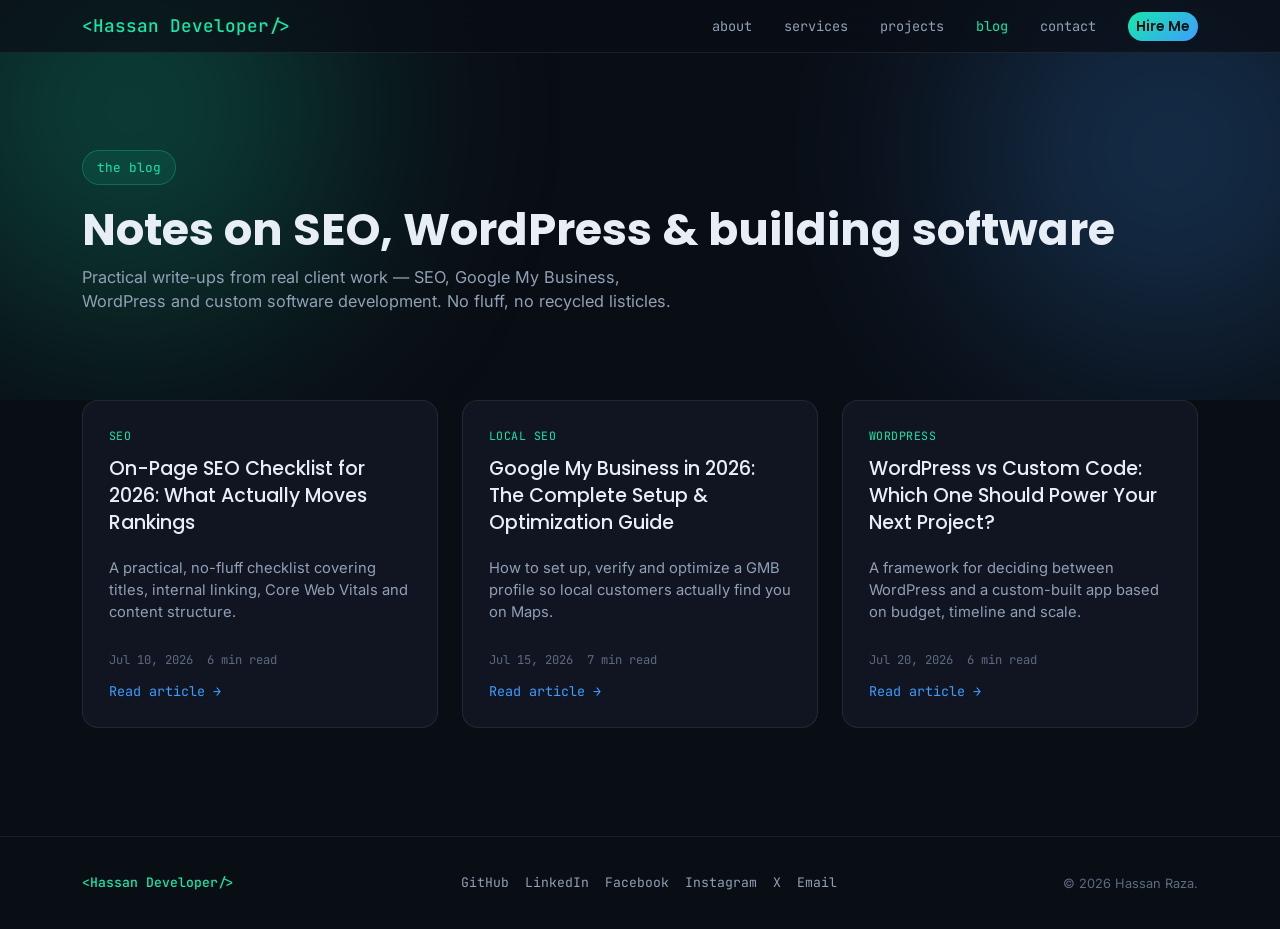
<file: blog.html>
<!DOCTYPE html>
<html lang="en">
<head>
<meta charset="UTF-8">
<meta name="viewport" content="width=device-width, initial-scale=1.0">

<title>Blog — SEO, WordPress &amp; Software Notes | Hassan Raza</title>
<meta name="description" content="Practical articles on SEO, Google My Business, WordPress and custom software development from Hassan Raza, a full-stack developer with 1+ years of real client work.">
<meta name="keywords" content="Hassan Raza blog, SEO blog, WordPress blog, Google My Business guide, web development articles, on-page SEO, technical SEO, custom software development">
<meta name="author" content="Hassan Raza">
<meta name="robots" content="index, follow, max-image-preview:large">
<link rel="canonical" href="https://developer-hassan.vercel.app/blog.html">
<meta name="theme-color" content="#090d14">

<meta property="og:type" content="website">
<meta property="og:url" content="https://developer-hassan.vercel.app/blog.html">
<meta property="og:title" content="Blog — SEO, WordPress &amp; Software Notes | Hassan Raza">
<meta property="og:description" content="Practical articles on SEO, Google My Business, WordPress and custom software development from Hassan Raza.">
<meta property="og:image" content="https://developer-hassan.vercel.app/favicon.svg">
<meta property="og:locale" content="en_US">
<meta property="og:site_name" content="Hassan Raza Portfolio">

<meta name="twitter:card" content="summary_large_image">
<meta name="twitter:title" content="Blog — SEO, WordPress &amp; Software Notes | Hassan Raza">
<meta name="twitter:description" content="Practical articles on SEO, Google My Business, WordPress and custom software development from Hassan Raza.">
<meta name="twitter:image" content="https://developer-hassan.vercel.app/favicon.svg">

<link rel="icon" type="image/svg+xml" href="favicon.svg">
<link rel="apple-touch-icon" href="favicon.svg">
<link rel="manifest" href="site.webmanifest">

<script type="application/ld+json">
{
  "@context": "https://schema.org",
  "@type": "Blog",
  "name": "Hassan Raza Blog",
  "url": "https://developer-hassan.vercel.app/blog.html",
  "author": { "@type": "Person", "name": "Hassan Raza", "url": "https://developer-hassan.vercel.app/" },
  "blogPost": [
    {
      "@type": "BlogPosting",
      "headline": "On-Page SEO Checklist for 2026: What Actually Moves Rankings",
      "url": "https://developer-hassan.vercel.app/on-page-seo-checklist-2026.html",
      "datePublished": "2026-07-10"
    },
    {
      "@type": "BlogPosting",
      "headline": "Google My Business in 2026: The Complete Setup & Optimization Guide",
      "url": "https://developer-hassan.vercel.app/google-my-business-setup-guide.html",
      "datePublished": "2026-07-15"
    },
    {
      "@type": "BlogPosting",
      "headline": "WordPress vs Custom Code: Which One Should Power Your Next Project?",
      "url": "https://developer-hassan.vercel.app/wordpress-vs-custom-code.html",
      "datePublished": "2026-07-20"
    }
  ]
}
</script>
<script type="application/ld+json">
{
  "@context": "https://schema.org",
  "@type": "BreadcrumbList",
  "itemListElement": [
    { "@type": "ListItem", "position": 1, "name": "Home", "item": "https://developer-hassan.vercel.app/" },
    { "@type": "ListItem", "position": 2, "name": "Blog", "item": "https://developer-hassan.vercel.app/blog.html" }
  ]
}
</script>

<link rel="preconnect" href="https://fonts.googleapis.com">
<link rel="preconnect" href="https://fonts.gstatic.com" crossorigin>
<link href="https://fonts.googleapis.com/css2?family=Poppins:wght@500;600;700;800&family=Inter:wght@400;500;600&family=JetBrains+Mono:wght@400;500&display=swap" rel="stylesheet">
<link href="https://cdn.jsdelivr.net/npm/bootstrap@5.3.3/dist/css/bootstrap.min.css" rel="stylesheet" integrity="sha384-QWTKZyjpPEjISv5WaRU9OFeRpok6YctnYmDr5pNlyT2bRjXh0JMhjY6hW+ALEwIH" crossorigin="anonymous">
<link rel="stylesheet" href="blog.min.css">
</head>
<body>

<nav class="navbar navbar-expand-lg fixed-top">
  <div class="container">
    <a class="navbar-brand" href="index.html">&lt;Hassan Developer<span class="logo-slash">/</span>&gt;</a>
    <button class="navbar-toggler" type="button" data-bs-toggle="collapse" data-bs-target="#navMain" aria-controls="navMain" aria-expanded="false" aria-label="Toggle navigation">
      <span class="navbar-toggler-icon"></span>
    </button>
    <div class="collapse navbar-collapse" id="navMain">
      <ul class="navbar-nav ms-auto align-items-lg-center gap-lg-3">
        <li class="nav-item"><a class="nav-link" href="index.html#about">about</a></li>
        <li class="nav-item"><a class="nav-link" href="index.html#services">services</a></li>
        <li class="nav-item"><a class="nav-link" href="index.html#projects">projects</a></li>
        <li class="nav-item"><a class="nav-link active" href="blog.html">blog</a></li>
        <li class="nav-item"><a class="nav-link" href="index.html#contact">contact</a></li>
        <li class="nav-item"><a class="btn btn-primary btn-sm ms-lg-2" href="index.html#contact">Hire Me</a></li>
      </ul>
    </div>
  </div>
</nav>

<header class="blog-hero">
  <div class="blog-hero-glow blog-hero-glow-emerald"></div>
  <div class="blog-hero-glow blog-hero-glow-blue"></div>
  <div class="container">
    <p class="eyebrow">the blog</p>
    <h1 class="page-title">Notes on SEO, WordPress &amp; building software</h1>
    <p class="page-sub">Practical write-ups from real client work — SEO, Google My Business, WordPress and custom software development. No fluff, no recycled listicles.</p>
  </div>
</header>

<main>
  <div class="container pb-5">
    <div class="row g-4">

      <div class="col-md-6 col-lg-4">
        <a href="on-page-seo-checklist-2026.html" class="post-card text-decoration-none">
          <span class="post-tag">SEO</span>
          <h2>On-Page SEO Checklist for 2026: What Actually Moves Rankings</h2>
          <p>A practical, no-fluff checklist covering titles, internal linking, Core Web Vitals and content structure.</p>
          <div class="post-meta">
            <time datetime="2026-07-10">Jul 10, 2026</time>
            <span>6 min read</span>
          </div>
          <span class="read-more">Read article →</span>
        </a>
      </div>

      <div class="col-md-6 col-lg-4">
        <a href="google-my-business-setup-guide.html" class="post-card text-decoration-none">
          <span class="post-tag">Local SEO</span>
          <h2>Google My Business in 2026: The Complete Setup &amp; Optimization Guide</h2>
          <p>How to set up, verify and optimize a GMB profile so local customers actually find you on Maps.</p>
          <div class="post-meta">
            <time datetime="2026-07-15">Jul 15, 2026</time>
            <span>7 min read</span>
          </div>
          <span class="read-more">Read article →</span>
        </a>
      </div>

      <div class="col-md-6 col-lg-4">
        <a href="wordpress-vs-custom-code.html" class="post-card text-decoration-none">
          <span class="post-tag">WordPress</span>
          <h2>WordPress vs Custom Code: Which One Should Power Your Next Project?</h2>
          <p>A framework for deciding between WordPress and a custom-built app based on budget, timeline and scale.</p>
          <div class="post-meta">
            <time datetime="2026-07-20">Jul 20, 2026</time>
            <span>6 min read</span>
          </div>
          <span class="read-more">Read article →</span>
        </a>
      </div>

    </div>
  </div>
</main>

<footer class="blog-footer">
  <div class="container d-flex flex-wrap align-items-center justify-content-between gap-3">
    <a class="navbar-brand mb-0" href="index.html">&lt;Hassan Developer<span class="logo-slash">/</span>&gt;</a>
    <div class="d-flex flex-wrap gap-3">
      <a href="https://github.com/hasan12812" target="_blank" rel="noopener">GitHub</a>
      <a href="https://www.linkedin.com/in/hassan-web/" target="_blank" rel="noopener">LinkedIn</a>
      <a href="https://www.facebook.com/hassan.web.4468/" target="_blank" rel="noopener">Facebook</a>
      <a href="https://www.instagram.com/hassanwebdeveloper/" target="_blank" rel="noopener">Instagram</a>
      <a href="https://x.com/hasanweb786" target="_blank" rel="noopener">X</a>
      <a href="mailto:webdesignhasan@gmail.com">Email</a>
    </div>
    <p class="footer-copy mb-0">© <span id="year"></span> Hassan Raza.</p>
  </div>
</footer>

<script src="https://cdn.jsdelivr.net/npm/bootstrap@5.3.3/dist/js/bootstrap.bundle.min.js" integrity="sha384-YvpcrYf0tY3lHB60NNkmXc5s9fDVZLESaAA55NDzOxhy9GkcIdslK1eN7N6jIeHz" crossorigin="anonymous"></script>
<script src="blog.min.js" defer></script>
</body>
</html>
</file>
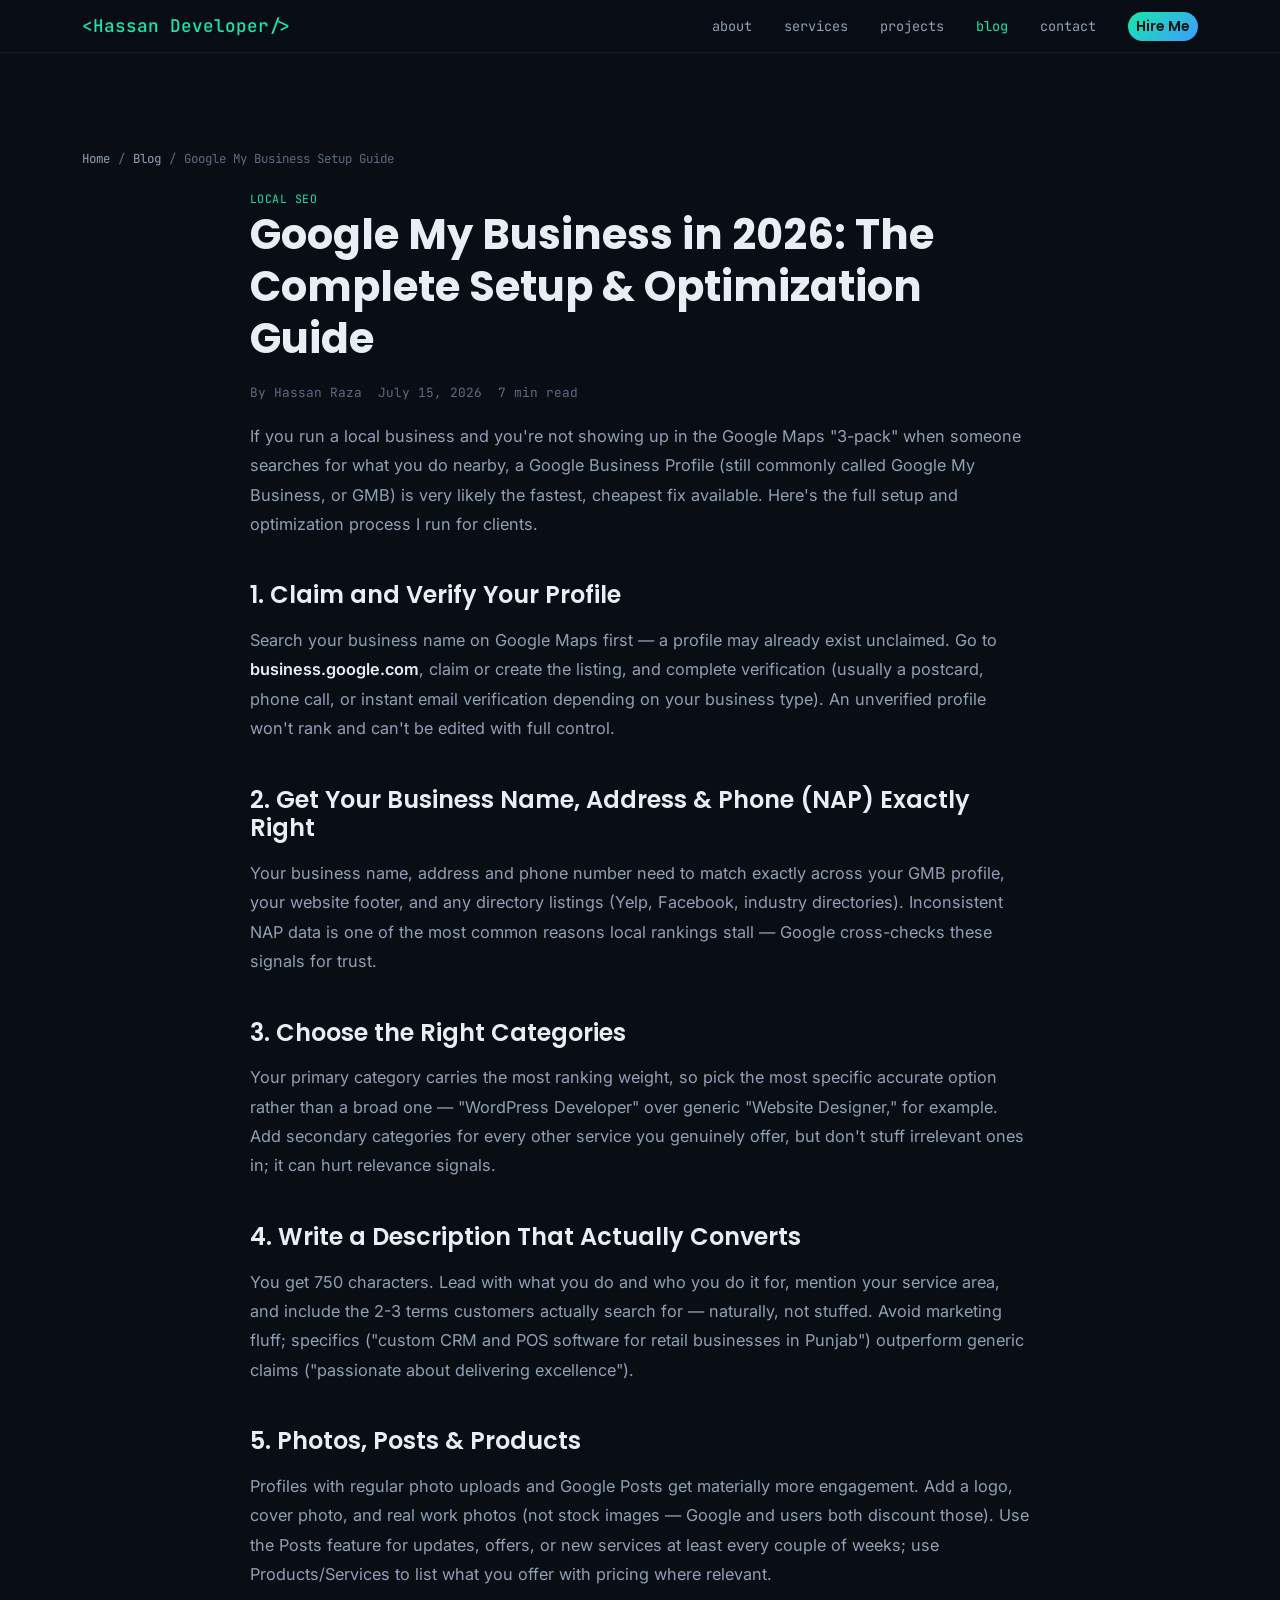
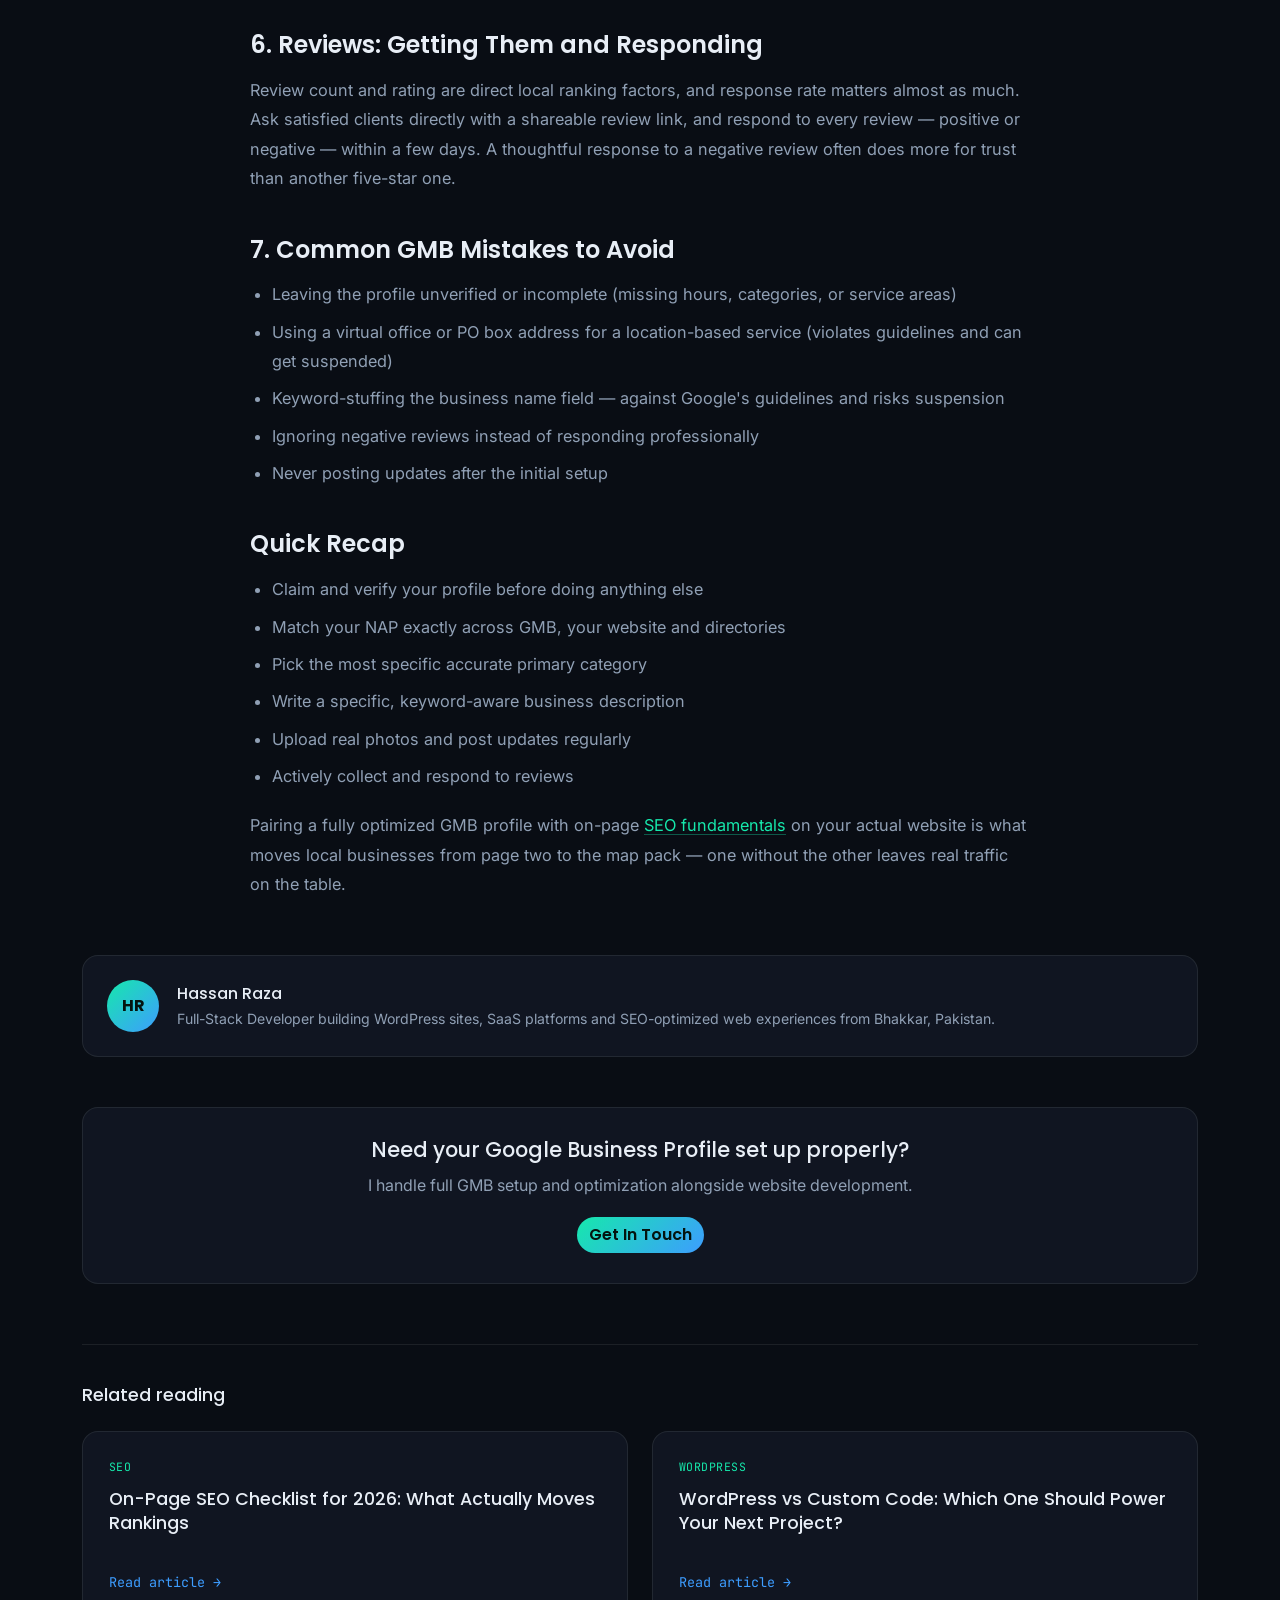
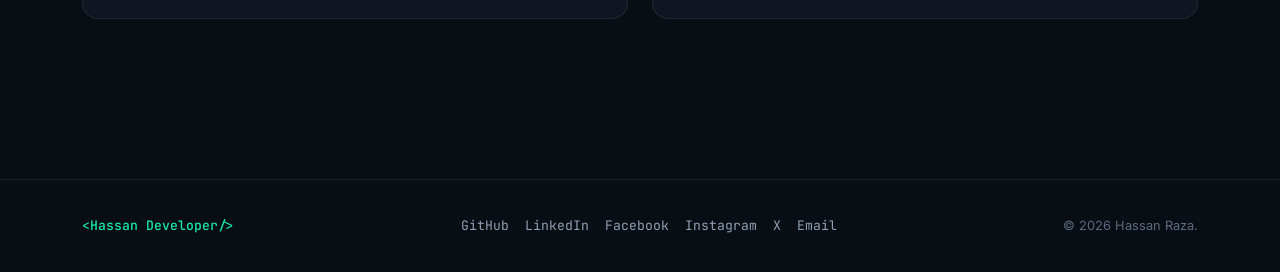
<file: google-my-business-setup-guide.html>
<!DOCTYPE html>
<html lang="en">
<head>
<meta charset="UTF-8">
<meta name="viewport" content="width=device-width, initial-scale=1.0">

<title>Google My Business in 2026: The Complete Setup &amp; Optimization Guide | Hassan Raza</title>
<meta name="description" content="Step-by-step guide to setting up, verifying and optimizing a Google Business Profile in 2026 — categories, description, photos, posts, reviews and common mistakes.">
<meta name="keywords" content="Google My Business, Google Business Profile, GMB setup, local SEO, Google Maps ranking, GMB optimization, local business SEO">
<meta name="author" content="Hassan Raza">
<meta name="robots" content="index, follow, max-image-preview:large">
<link rel="canonical" href="https://developer-hassan.vercel.app/google-my-business-setup-guide.html">
<meta name="theme-color" content="#090d14">

<meta property="og:type" content="article">
<meta property="og:url" content="https://developer-hassan.vercel.app/google-my-business-setup-guide.html">
<meta property="og:title" content="Google My Business in 2026: The Complete Setup & Optimization Guide">
<meta property="og:description" content="Step-by-step guide to setting up, verifying and optimizing a Google Business Profile in 2026 — categories, description, photos, posts, reviews and common mistakes.">
<meta property="og:image" content="https://developer-hassan.vercel.app/favicon.svg">
<meta property="og:locale" content="en_US">
<meta property="og:site_name" content="Hassan Raza Portfolio">
<meta property="article:published_time" content="2026-07-15">
<meta property="article:author" content="Hassan Raza">

<meta name="twitter:card" content="summary_large_image">
<meta name="twitter:title" content="Google My Business in 2026: The Complete Setup & Optimization Guide">
<meta name="twitter:description" content="Step-by-step guide to setting up, verifying and optimizing a Google Business Profile in 2026 — categories, description, photos, posts, reviews and common mistakes.">
<meta name="twitter:image" content="https://developer-hassan.vercel.app/favicon.svg">

<link rel="icon" type="image/svg+xml" href="favicon.svg">
<link rel="apple-touch-icon" href="favicon.svg">
<link rel="manifest" href="site.webmanifest">

<script type="application/ld+json">
{
  "@context": "https://schema.org",
  "@type": "BlogPosting",
  "headline": "Google My Business in 2026: The Complete Setup & Optimization Guide",
  "description": "Step-by-step guide to setting up, verifying and optimizing a Google Business Profile in 2026 — categories, description, photos, posts, reviews and common mistakes.",
  "image": "https://developer-hassan.vercel.app/favicon.svg",
  "datePublished": "2026-07-15",
  "dateModified": "2026-07-15",
  "author": { "@type": "Person", "name": "Hassan Raza", "url": "https://developer-hassan.vercel.app/" },
  "publisher": { "@type": "Person", "name": "Hassan Raza", "url": "https://developer-hassan.vercel.app/" },
  "mainEntityOfPage": { "@type": "WebPage", "@id": "https://developer-hassan.vercel.app/google-my-business-setup-guide.html" }
}
</script>
<script type="application/ld+json">
{
  "@context": "https://schema.org",
  "@type": "BreadcrumbList",
  "itemListElement": [
    { "@type": "ListItem", "position": 1, "name": "Home", "item": "https://developer-hassan.vercel.app/" },
    { "@type": "ListItem", "position": 2, "name": "Blog", "item": "https://developer-hassan.vercel.app/blog.html" },
    { "@type": "ListItem", "position": 3, "name": "Google My Business Setup Guide", "item": "https://developer-hassan.vercel.app/google-my-business-setup-guide.html" }
  ]
}
</script>

<link rel="preconnect" href="https://fonts.googleapis.com">
<link rel="preconnect" href="https://fonts.gstatic.com" crossorigin>
<link href="https://fonts.googleapis.com/css2?family=Poppins:wght@500;600;700;800&family=Inter:wght@400;500;600&family=JetBrains+Mono:wght@400;500&display=swap" rel="stylesheet">
<link href="https://cdn.jsdelivr.net/npm/bootstrap@5.3.3/dist/css/bootstrap.min.css" rel="stylesheet" integrity="sha384-QWTKZyjpPEjISv5WaRU9OFeRpok6YctnYmDr5pNlyT2bRjXh0JMhjY6hW+ALEwIH" crossorigin="anonymous">
<link rel="stylesheet" href="blog.min.css">
</head>
<body>

<nav class="navbar navbar-expand-lg fixed-top">
  <div class="container">
    <a class="navbar-brand" href="index.html">&lt;Hassan Developer<span class="logo-slash">/</span>&gt;</a>
    <button class="navbar-toggler" type="button" data-bs-toggle="collapse" data-bs-target="#navMain" aria-controls="navMain" aria-expanded="false" aria-label="Toggle navigation">
      <span class="navbar-toggler-icon"></span>
    </button>
    <div class="collapse navbar-collapse" id="navMain">
      <ul class="navbar-nav ms-auto align-items-lg-center gap-lg-3">
        <li class="nav-item"><a class="nav-link" href="index.html#about">about</a></li>
        <li class="nav-item"><a class="nav-link" href="index.html#services">services</a></li>
        <li class="nav-item"><a class="nav-link" href="index.html#projects">projects</a></li>
        <li class="nav-item"><a class="nav-link active" href="blog.html">blog</a></li>
        <li class="nav-item"><a class="nav-link" href="index.html#contact">contact</a></li>
        <li class="nav-item"><a class="btn btn-primary btn-sm ms-lg-2" href="index.html#contact">Hire Me</a></li>
      </ul>
    </div>
  </div>
</nav>

<div class="article-wrap">
  <div class="container">

    <nav aria-label="breadcrumb">
      <ol class="breadcrumb">
        <li class="breadcrumb-item"><a href="index.html">Home</a></li>
        <li class="breadcrumb-item"><a href="blog.html">Blog</a></li>
        <li class="breadcrumb-item active" aria-current="page">Google My Business Setup Guide</li>
      </ol>
    </nav>

    <article class="post-body">
      <span class="post-tag">Local SEO</span>
      <h1>Google My Business in 2026: The Complete Setup &amp; Optimization Guide</h1>
      <div class="post-hero-meta">
        <span>By Hassan Raza</span>
        <time datetime="2026-07-15">July 15, 2026</time>
        <span>7 min read</span>
      </div>

      <p>If you run a local business and you're not showing up in the Google Maps "3-pack" when someone searches for what you do nearby, a Google Business Profile (still commonly called Google My Business, or GMB) is very likely the fastest, cheapest fix available. Here's the full setup and optimization process I run for clients.</p>

      <h2>1. Claim and Verify Your Profile</h2>
      <p>Search your business name on Google Maps first — a profile may already exist unclaimed. Go to <strong>business.google.com</strong>, claim or create the listing, and complete verification (usually a postcard, phone call, or instant email verification depending on your business type). An unverified profile won't rank and can't be edited with full control.</p>

      <h2>2. Get Your Business Name, Address &amp; Phone (NAP) Exactly Right</h2>
      <p>Your business name, address and phone number need to match exactly across your GMB profile, your website footer, and any directory listings (Yelp, Facebook, industry directories). Inconsistent NAP data is one of the most common reasons local rankings stall — Google cross-checks these signals for trust.</p>

      <h2>3. Choose the Right Categories</h2>
      <p>Your primary category carries the most ranking weight, so pick the most specific accurate option rather than a broad one — "WordPress Developer" over generic "Website Designer," for example. Add secondary categories for every other service you genuinely offer, but don't stuff irrelevant ones in; it can hurt relevance signals.</p>

      <h2>4. Write a Description That Actually Converts</h2>
      <p>You get 750 characters. Lead with what you do and who you do it for, mention your service area, and include the 2-3 terms customers actually search for — naturally, not stuffed. Avoid marketing fluff; specifics ("custom CRM and POS software for retail businesses in Punjab") outperform generic claims ("passionate about delivering excellence").</p>

      <h2>5. Photos, Posts &amp; Products</h2>
      <p>Profiles with regular photo uploads and Google Posts get materially more engagement. Add a logo, cover photo, and real work photos (not stock images — Google and users both discount those). Use the Posts feature for updates, offers, or new services at least every couple of weeks; use Products/Services to list what you offer with pricing where relevant.</p>

      <h2>6. Reviews: Getting Them and Responding</h2>
      <p>Review count and rating are direct local ranking factors, and response rate matters almost as much. Ask satisfied clients directly with a shareable review link, and respond to every review — positive or negative — within a few days. A thoughtful response to a negative review often does more for trust than another five-star one.</p>

      <h2>7. Common GMB Mistakes to Avoid</h2>
      <ul>
        <li>Leaving the profile unverified or incomplete (missing hours, categories, or service areas)</li>
        <li>Using a virtual office or PO box address for a location-based service (violates guidelines and can get suspended)</li>
        <li>Keyword-stuffing the business name field — against Google's guidelines and risks suspension</li>
        <li>Ignoring negative reviews instead of responding professionally</li>
        <li>Never posting updates after the initial setup</li>
      </ul>

      <h2>Quick Recap</h2>
      <ul>
        <li>Claim and verify your profile before doing anything else</li>
        <li>Match your NAP exactly across GMB, your website and directories</li>
        <li>Pick the most specific accurate primary category</li>
        <li>Write a specific, keyword-aware business description</li>
        <li>Upload real photos and post updates regularly</li>
        <li>Actively collect and respond to reviews</li>
      </ul>

      <p>Pairing a fully optimized GMB profile with on-page <a href="on-page-seo-checklist-2026.html">SEO fundamentals</a> on your actual website is what moves local businesses from page two to the map pack — one without the other leaves real traffic on the table.</p>
    </article>

    <div class="author-box">
      <div class="author-avatar">HR</div>
      <div>
        <h4>Hassan Raza</h4>
        <p>Full-Stack Developer building WordPress sites, SaaS platforms and SEO-optimized web experiences from Bhakkar, Pakistan.</p>
      </div>
    </div>

    <div class="cta-box">
      <h3>Need your Google Business Profile set up properly?</h3>
      <p>I handle full GMB setup and optimization alongside website development.</p>
      <a href="index.html#contact" class="btn btn-primary">Get In Touch</a>
    </div>

    <div class="related-posts">
      <h3>Related reading</h3>
      <div class="row g-4">
        <div class="col-md-6">
          <a href="on-page-seo-checklist-2026.html" class="post-card text-decoration-none">
            <span class="post-tag">SEO</span>
            <h3>On-Page SEO Checklist for 2026: What Actually Moves Rankings</h3>
            <span class="read-more">Read article →</span>
          </a>
        </div>
        <div class="col-md-6">
          <a href="wordpress-vs-custom-code.html" class="post-card text-decoration-none">
            <span class="post-tag">WordPress</span>
            <h3>WordPress vs Custom Code: Which One Should Power Your Next Project?</h3>
            <span class="read-more">Read article →</span>
          </a>
        </div>
      </div>
    </div>

  </div>
</div>

<footer class="blog-footer">
  <div class="container d-flex flex-wrap align-items-center justify-content-between gap-3">
    <a class="navbar-brand mb-0" href="index.html">&lt;Hassan Developer<span class="logo-slash">/</span>&gt;</a>
    <div class="d-flex flex-wrap gap-3">
      <a href="https://github.com/hasan12812" target="_blank" rel="noopener">GitHub</a>
      <a href="https://www.linkedin.com/in/hassan-web/" target="_blank" rel="noopener">LinkedIn</a>
      <a href="https://www.facebook.com/hassan.web.4468/" target="_blank" rel="noopener">Facebook</a>
      <a href="https://www.instagram.com/hassanwebdeveloper/" target="_blank" rel="noopener">Instagram</a>
      <a href="https://x.com/hasanweb786" target="_blank" rel="noopener">X</a>
      <a href="mailto:webdesignhasan@gmail.com">Email</a>
    </div>
    <p class="footer-copy mb-0">© <span id="year"></span> Hassan Raza.</p>
  </div>
</footer>

<script src="https://cdn.jsdelivr.net/npm/bootstrap@5.3.3/dist/js/bootstrap.bundle.min.js" integrity="sha384-YvpcrYf0tY3lHB60NNkmXc5s9fDVZLESaAA55NDzOxhy9GkcIdslK1eN7N6jIeHz" crossorigin="anonymous"></script>
<script src="blog.min.js" defer></script>
</body>
</html>
</file>
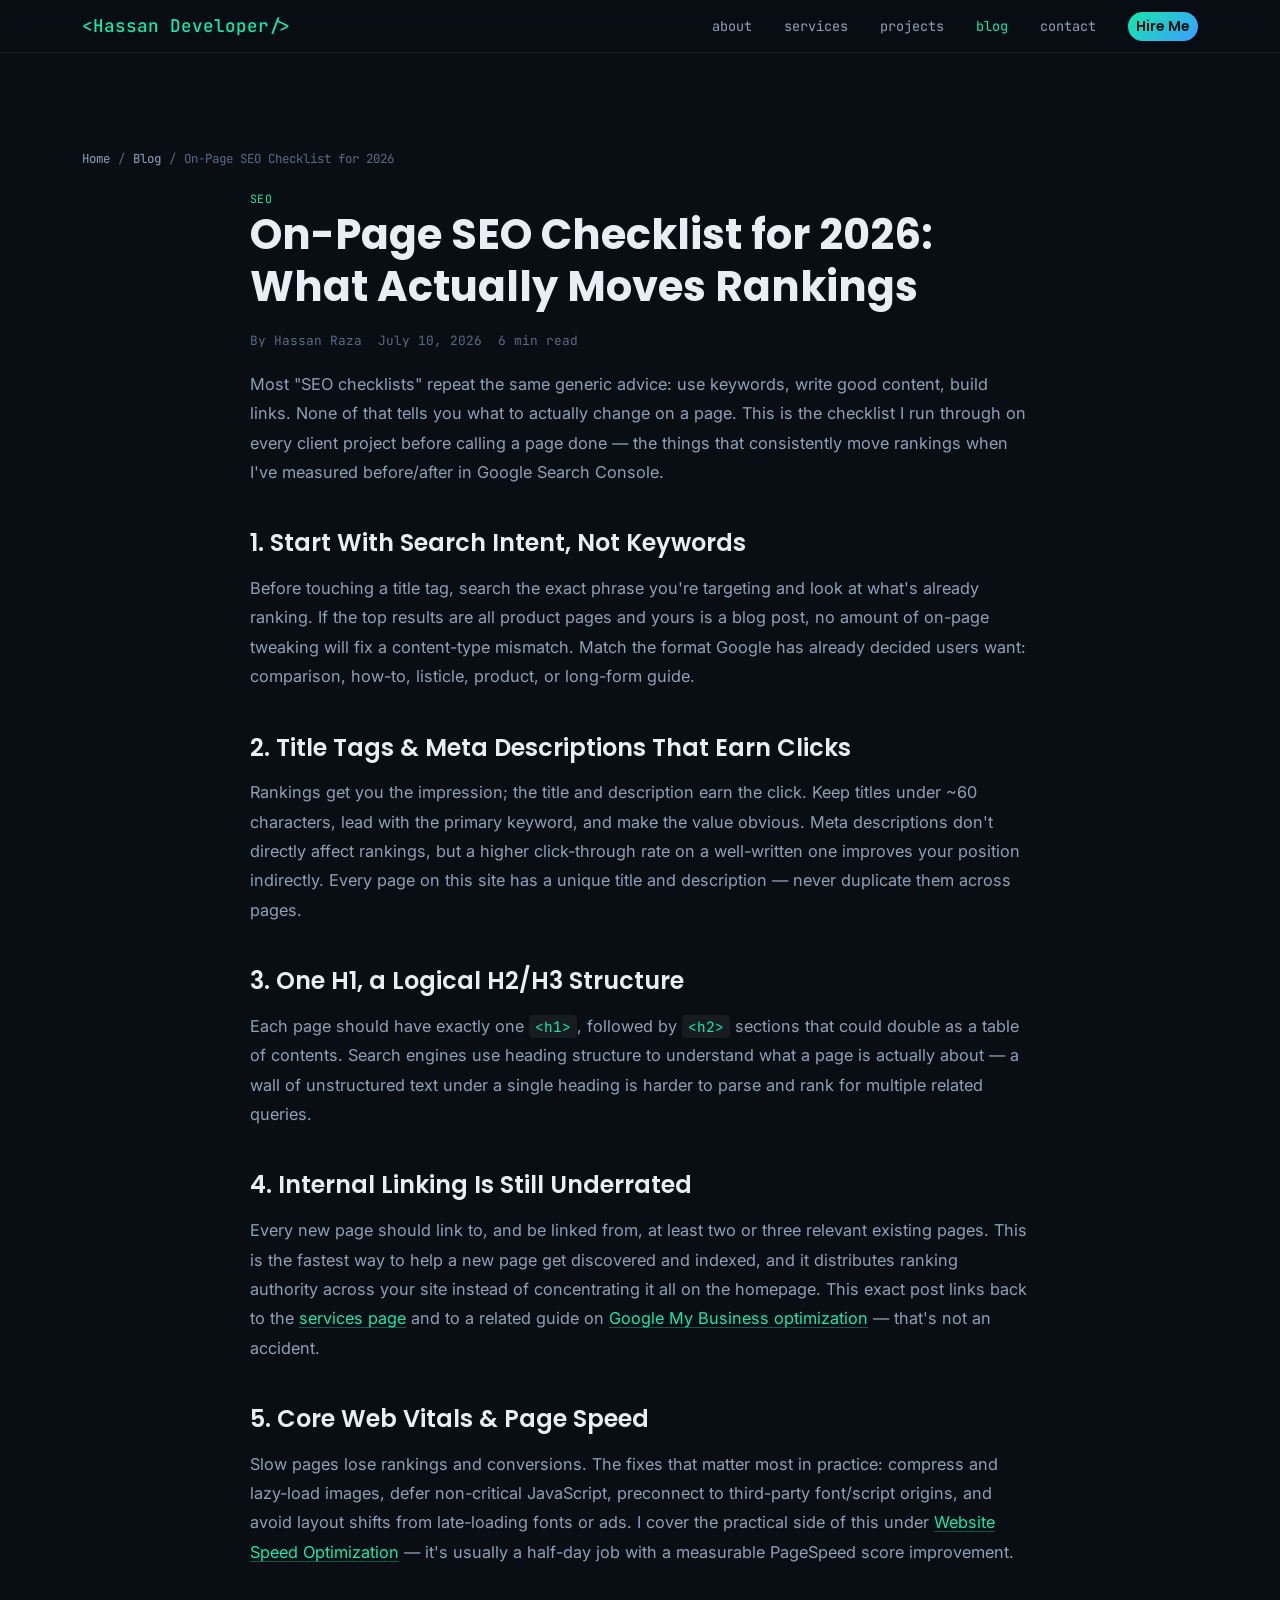
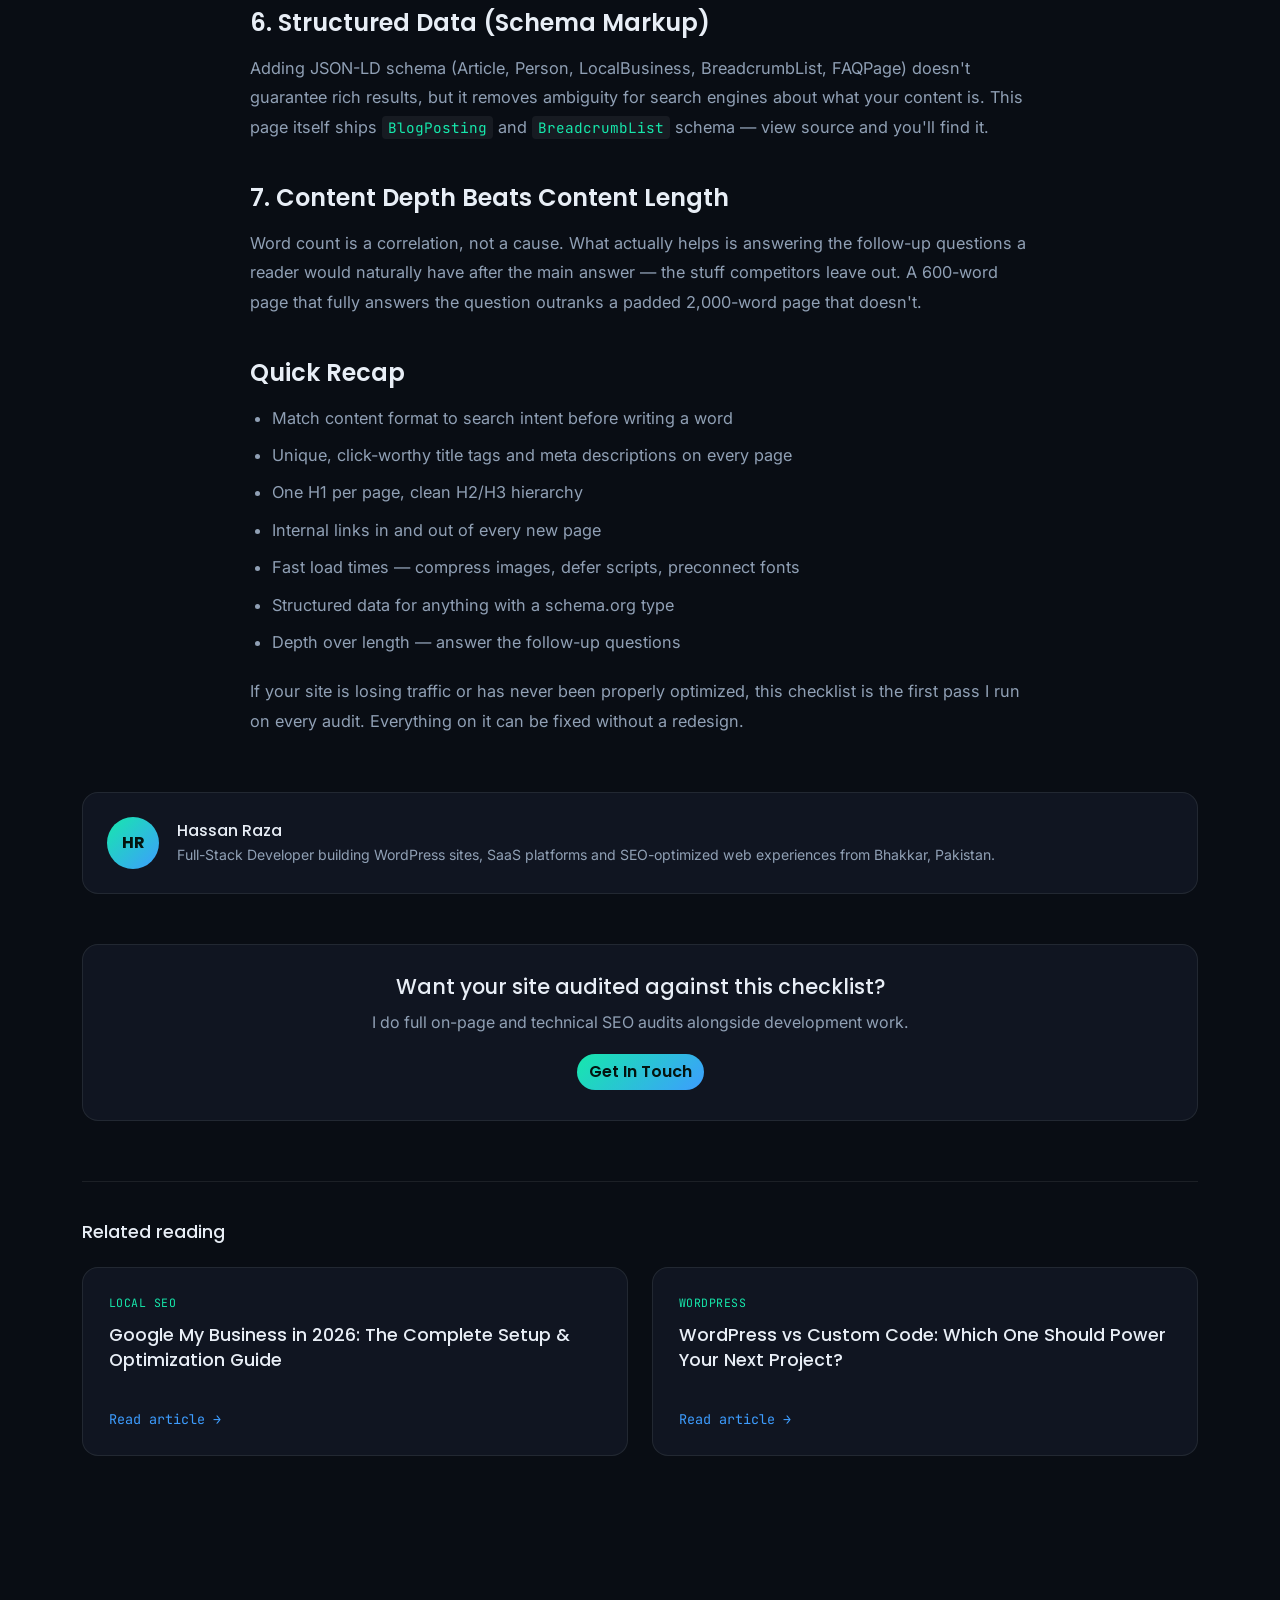
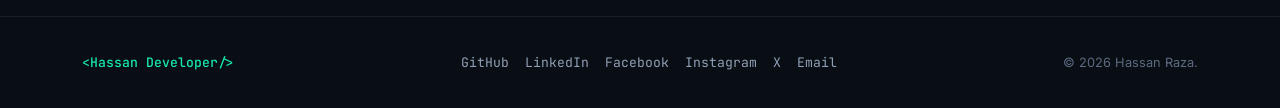
<file: on-page-seo-checklist-2026.html>
<!DOCTYPE html>
<html lang="en">
<head>
<meta charset="UTF-8">
<meta name="viewport" content="width=device-width, initial-scale=1.0">

<title>On-Page SEO Checklist for 2026: What Actually Moves Rankings | Hassan Raza</title>
<meta name="description" content="A practical on-page SEO checklist for 2026 covering search intent, title tags, heading structure, internal linking, Core Web Vitals and schema markup.">
<meta name="keywords" content="on-page SEO, SEO checklist 2026, technical SEO, title tags, internal linking, Core Web Vitals, schema markup, search intent">
<meta name="author" content="Hassan Raza">
<meta name="robots" content="index, follow, max-image-preview:large">
<link rel="canonical" href="https://developer-hassan.vercel.app/on-page-seo-checklist-2026.html">
<meta name="theme-color" content="#090d14">

<meta property="og:type" content="article">
<meta property="og:url" content="https://developer-hassan.vercel.app/on-page-seo-checklist-2026.html">
<meta property="og:title" content="On-Page SEO Checklist for 2026: What Actually Moves Rankings">
<meta property="og:description" content="A practical on-page SEO checklist for 2026 covering search intent, title tags, heading structure, internal linking, Core Web Vitals and schema markup.">
<meta property="og:image" content="https://developer-hassan.vercel.app/favicon.svg">
<meta property="og:locale" content="en_US">
<meta property="og:site_name" content="Hassan Raza Portfolio">
<meta property="article:published_time" content="2026-07-10">
<meta property="article:author" content="Hassan Raza">

<meta name="twitter:card" content="summary_large_image">
<meta name="twitter:title" content="On-Page SEO Checklist for 2026: What Actually Moves Rankings">
<meta name="twitter:description" content="A practical on-page SEO checklist for 2026 covering search intent, title tags, heading structure, internal linking, Core Web Vitals and schema markup.">
<meta name="twitter:image" content="https://developer-hassan.vercel.app/favicon.svg">

<link rel="icon" type="image/svg+xml" href="favicon.svg">
<link rel="apple-touch-icon" href="favicon.svg">
<link rel="manifest" href="site.webmanifest">

<script type="application/ld+json">
{
  "@context": "https://schema.org",
  "@type": "BlogPosting",
  "headline": "On-Page SEO Checklist for 2026: What Actually Moves Rankings",
  "description": "A practical on-page SEO checklist for 2026 covering search intent, title tags, heading structure, internal linking, Core Web Vitals and schema markup.",
  "image": "https://developer-hassan.vercel.app/favicon.svg",
  "datePublished": "2026-07-10",
  "dateModified": "2026-07-10",
  "author": { "@type": "Person", "name": "Hassan Raza", "url": "https://developer-hassan.vercel.app/" },
  "publisher": { "@type": "Person", "name": "Hassan Raza", "url": "https://developer-hassan.vercel.app/" },
  "mainEntityOfPage": { "@type": "WebPage", "@id": "https://developer-hassan.vercel.app/on-page-seo-checklist-2026.html" }
}
</script>
<script type="application/ld+json">
{
  "@context": "https://schema.org",
  "@type": "BreadcrumbList",
  "itemListElement": [
    { "@type": "ListItem", "position": 1, "name": "Home", "item": "https://developer-hassan.vercel.app/" },
    { "@type": "ListItem", "position": 2, "name": "Blog", "item": "https://developer-hassan.vercel.app/blog.html" },
    { "@type": "ListItem", "position": 3, "name": "On-Page SEO Checklist for 2026", "item": "https://developer-hassan.vercel.app/on-page-seo-checklist-2026.html" }
  ]
}
</script>

<link rel="preconnect" href="https://fonts.googleapis.com">
<link rel="preconnect" href="https://fonts.gstatic.com" crossorigin>
<link href="https://fonts.googleapis.com/css2?family=Poppins:wght@500;600;700;800&family=Inter:wght@400;500;600&family=JetBrains+Mono:wght@400;500&display=swap" rel="stylesheet">
<link href="https://cdn.jsdelivr.net/npm/bootstrap@5.3.3/dist/css/bootstrap.min.css" rel="stylesheet" integrity="sha384-QWTKZyjpPEjISv5WaRU9OFeRpok6YctnYmDr5pNlyT2bRjXh0JMhjY6hW+ALEwIH" crossorigin="anonymous">
<link rel="stylesheet" href="blog.min.css">
</head>
<body>

<nav class="navbar navbar-expand-lg fixed-top">
  <div class="container">
    <a class="navbar-brand" href="index.html">&lt;Hassan Developer<span class="logo-slash">/</span>&gt;</a>
    <button class="navbar-toggler" type="button" data-bs-toggle="collapse" data-bs-target="#navMain" aria-controls="navMain" aria-expanded="false" aria-label="Toggle navigation">
      <span class="navbar-toggler-icon"></span>
    </button>
    <div class="collapse navbar-collapse" id="navMain">
      <ul class="navbar-nav ms-auto align-items-lg-center gap-lg-3">
        <li class="nav-item"><a class="nav-link" href="index.html#about">about</a></li>
        <li class="nav-item"><a class="nav-link" href="index.html#services">services</a></li>
        <li class="nav-item"><a class="nav-link" href="index.html#projects">projects</a></li>
        <li class="nav-item"><a class="nav-link active" href="blog.html">blog</a></li>
        <li class="nav-item"><a class="nav-link" href="index.html#contact">contact</a></li>
        <li class="nav-item"><a class="btn btn-primary btn-sm ms-lg-2" href="index.html#contact">Hire Me</a></li>
      </ul>
    </div>
  </div>
</nav>

<div class="article-wrap">
  <div class="container">

    <nav aria-label="breadcrumb">
      <ol class="breadcrumb">
        <li class="breadcrumb-item"><a href="index.html">Home</a></li>
        <li class="breadcrumb-item"><a href="blog.html">Blog</a></li>
        <li class="breadcrumb-item active" aria-current="page">On-Page SEO Checklist for 2026</li>
      </ol>
    </nav>

    <article class="post-body">
      <span class="post-tag">SEO</span>
      <h1>On-Page SEO Checklist for 2026: What Actually Moves Rankings</h1>
      <div class="post-hero-meta">
        <span>By Hassan Raza</span>
        <time datetime="2026-07-10">July 10, 2026</time>
        <span>6 min read</span>
      </div>

      <p>Most "SEO checklists" repeat the same generic advice: use keywords, write good content, build links. None of that tells you what to actually change on a page. This is the checklist I run through on every client project before calling a page done — the things that consistently move rankings when I've measured before/after in Google Search Console.</p>

      <h2>1. Start With Search Intent, Not Keywords</h2>
      <p>Before touching a title tag, search the exact phrase you're targeting and look at what's already ranking. If the top results are all product pages and yours is a blog post, no amount of on-page tweaking will fix a content-type mismatch. Match the format Google has already decided users want: comparison, how-to, listicle, product, or long-form guide.</p>

      <h2>2. Title Tags &amp; Meta Descriptions That Earn Clicks</h2>
      <p>Rankings get you the impression; the title and description earn the click. Keep titles under ~60 characters, lead with the primary keyword, and make the value obvious. Meta descriptions don't directly affect rankings, but a higher click-through rate on a well-written one improves your position indirectly. Every page on this site has a unique title and description — never duplicate them across pages.</p>

      <h2>3. One H1, a Logical H2/H3 Structure</h2>
      <p>Each page should have exactly one <code>&lt;h1&gt;</code>, followed by <code>&lt;h2&gt;</code> sections that could double as a table of contents. Search engines use heading structure to understand what a page is actually about — a wall of unstructured text under a single heading is harder to parse and rank for multiple related queries.</p>

      <h2>4. Internal Linking Is Still Underrated</h2>
      <p>Every new page should link to, and be linked from, at least two or three relevant existing pages. This is the fastest way to help a new page get discovered and indexed, and it distributes ranking authority across your site instead of concentrating it all on the homepage. This exact post links back to the <a href="index.html#services">services page</a> and to a related guide on <a href="google-my-business-setup-guide.html">Google My Business optimization</a> — that's not an accident.</p>

      <h2>5. Core Web Vitals &amp; Page Speed</h2>
      <p>Slow pages lose rankings and conversions. The fixes that matter most in practice: compress and lazy-load images, defer non-critical JavaScript, preconnect to third-party font/script origins, and avoid layout shifts from late-loading fonts or ads. I cover the practical side of this under <a href="index.html#services">Website Speed Optimization</a> — it's usually a half-day job with a measurable PageSpeed score improvement.</p>

      <h2>6. Structured Data (Schema Markup)</h2>
      <p>Adding JSON-LD schema (Article, Person, LocalBusiness, BreadcrumbList, FAQPage) doesn't guarantee rich results, but it removes ambiguity for search engines about what your content is. This page itself ships <code>BlogPosting</code> and <code>BreadcrumbList</code> schema — view source and you'll find it.</p>

      <h2>7. Content Depth Beats Content Length</h2>
      <p>Word count is a correlation, not a cause. What actually helps is answering the follow-up questions a reader would naturally have after the main answer — the stuff competitors leave out. A 600-word page that fully answers the question outranks a padded 2,000-word page that doesn't.</p>

      <h2>Quick Recap</h2>
      <ul>
        <li>Match content format to search intent before writing a word</li>
        <li>Unique, click-worthy title tags and meta descriptions on every page</li>
        <li>One H1 per page, clean H2/H3 hierarchy</li>
        <li>Internal links in and out of every new page</li>
        <li>Fast load times — compress images, defer scripts, preconnect fonts</li>
        <li>Structured data for anything with a schema.org type</li>
        <li>Depth over length — answer the follow-up questions</li>
      </ul>

      <p>If your site is losing traffic or has never been properly optimized, this checklist is the first pass I run on every audit. Everything on it can be fixed without a redesign.</p>
    </article>

    <div class="author-box">
      <div class="author-avatar">HR</div>
      <div>
        <h4>Hassan Raza</h4>
        <p>Full-Stack Developer building WordPress sites, SaaS platforms and SEO-optimized web experiences from Bhakkar, Pakistan.</p>
      </div>
    </div>

    <div class="cta-box">
      <h3>Want your site audited against this checklist?</h3>
      <p>I do full on-page and technical SEO audits alongside development work.</p>
      <a href="index.html#contact" class="btn btn-primary">Get In Touch</a>
    </div>

    <div class="related-posts">
      <h3>Related reading</h3>
      <div class="row g-4">
        <div class="col-md-6">
          <a href="google-my-business-setup-guide.html" class="post-card text-decoration-none">
            <span class="post-tag">Local SEO</span>
            <h3>Google My Business in 2026: The Complete Setup &amp; Optimization Guide</h3>
            <span class="read-more">Read article →</span>
          </a>
        </div>
        <div class="col-md-6">
          <a href="wordpress-vs-custom-code.html" class="post-card text-decoration-none">
            <span class="post-tag">WordPress</span>
            <h3>WordPress vs Custom Code: Which One Should Power Your Next Project?</h3>
            <span class="read-more">Read article →</span>
          </a>
        </div>
      </div>
    </div>

  </div>
</div>

<footer class="blog-footer">
  <div class="container d-flex flex-wrap align-items-center justify-content-between gap-3">
    <a class="navbar-brand mb-0" href="index.html">&lt;Hassan Developer<span class="logo-slash">/</span>&gt;</a>
    <div class="d-flex flex-wrap gap-3">
      <a href="https://github.com/hasan12812" target="_blank" rel="noopener">GitHub</a>
      <a href="https://www.linkedin.com/in/hassan-web/" target="_blank" rel="noopener">LinkedIn</a>
      <a href="https://www.facebook.com/hassan.web.4468/" target="_blank" rel="noopener">Facebook</a>
      <a href="https://www.instagram.com/hassanwebdeveloper/" target="_blank" rel="noopener">Instagram</a>
      <a href="https://x.com/hasanweb786" target="_blank" rel="noopener">X</a>
      <a href="mailto:webdesignhasan@gmail.com">Email</a>
    </div>
    <p class="footer-copy mb-0">© <span id="year"></span> Hassan Raza.</p>
  </div>
</footer>

<script src="https://cdn.jsdelivr.net/npm/bootstrap@5.3.3/dist/js/bootstrap.bundle.min.js" integrity="sha384-YvpcrYf0tY3lHB60NNkmXc5s9fDVZLESaAA55NDzOxhy9GkcIdslK1eN7N6jIeHz" crossorigin="anonymous"></script>
<script src="blog.min.js" defer></script>
</body>
</html>
</file>
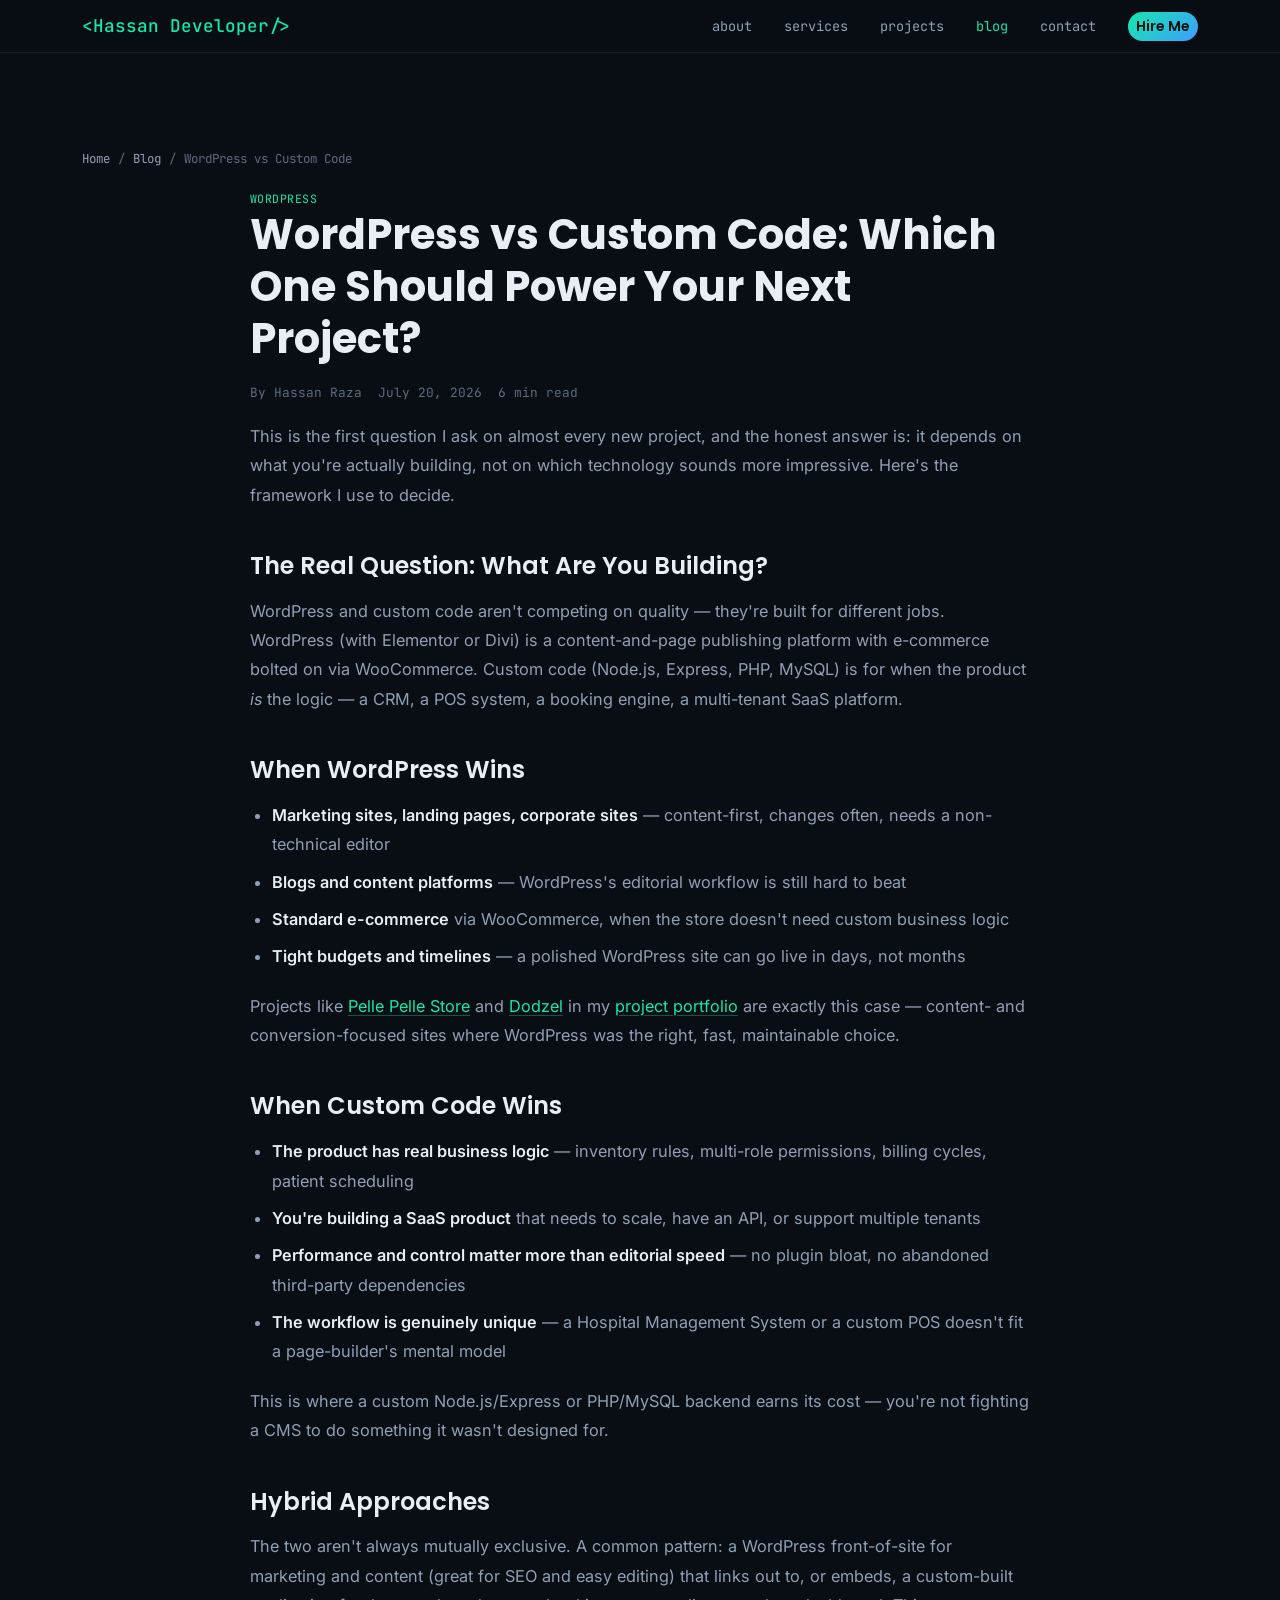
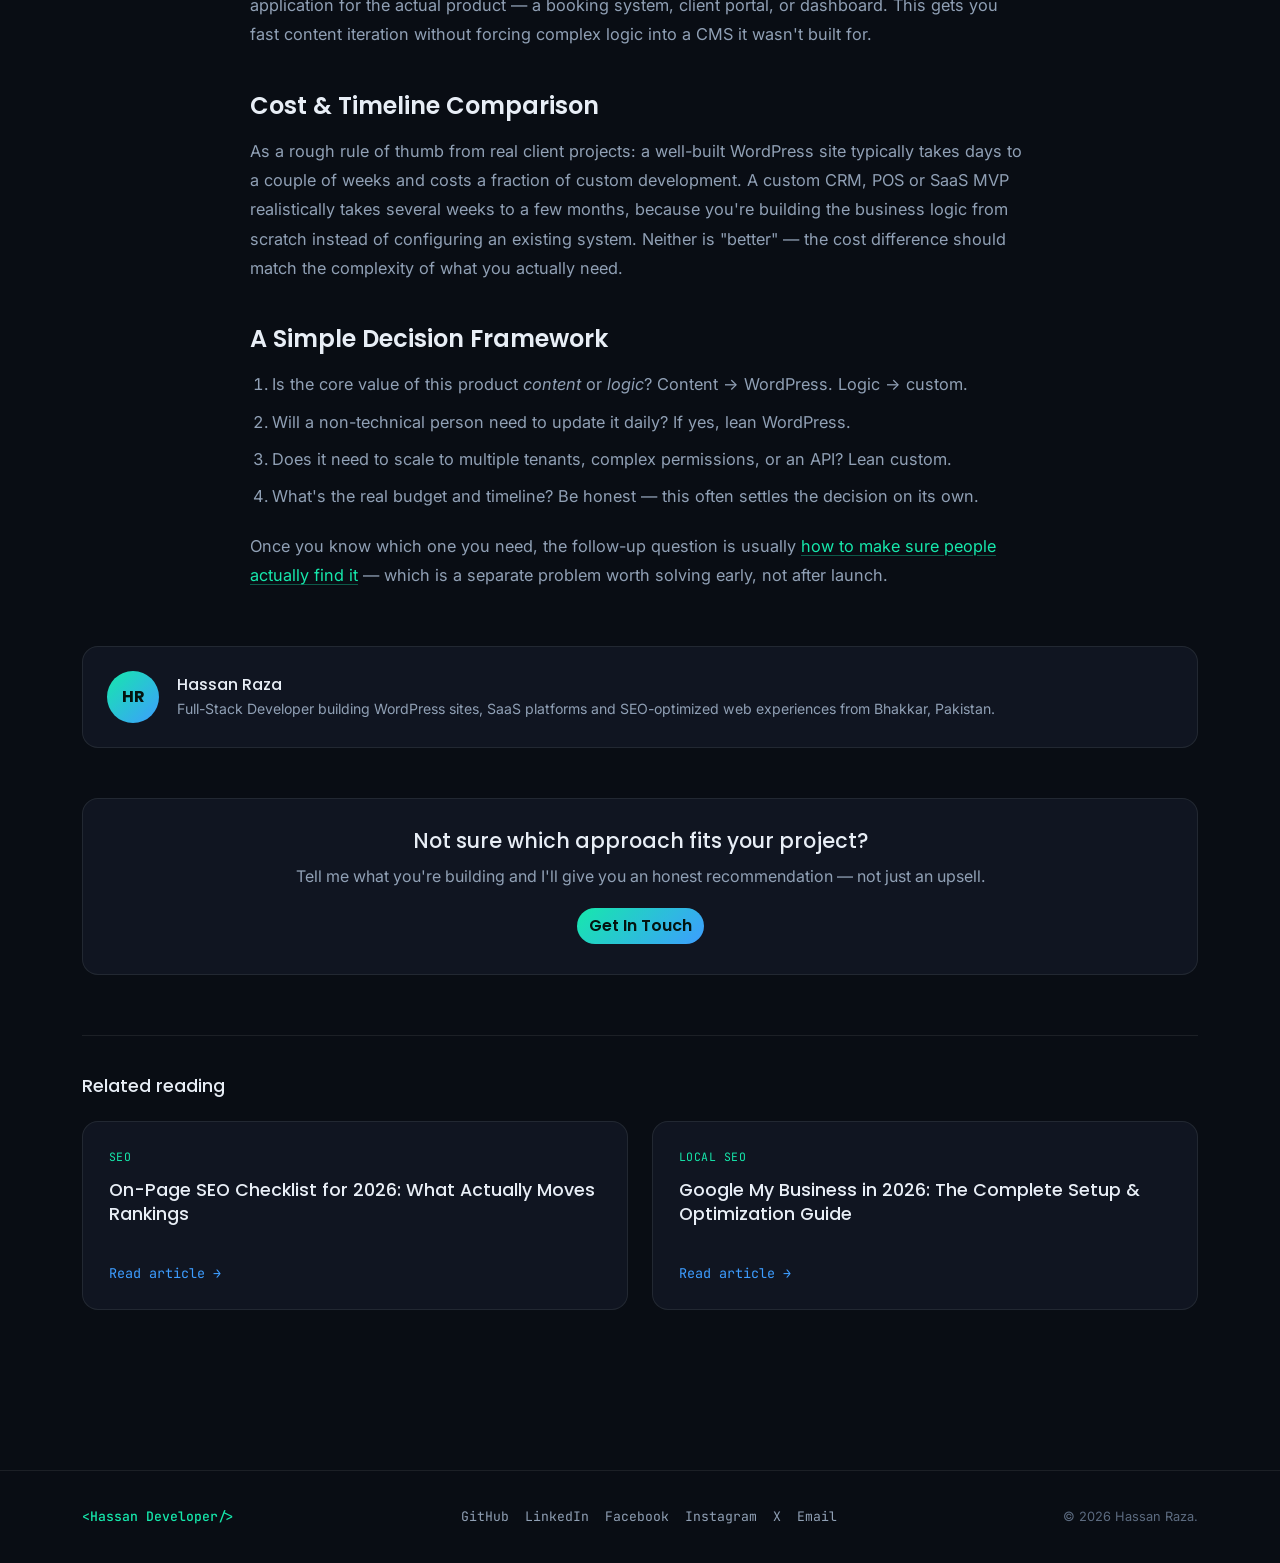
<file: wordpress-vs-custom-code.html>
<!DOCTYPE html>
<html lang="en">
<head>
<meta charset="UTF-8">
<meta name="viewport" content="width=device-width, initial-scale=1.0">

<title>WordPress vs Custom Code: Which One Should Power Your Next Project? | Hassan Raza</title>
<meta name="description" content="A practical framework for choosing between WordPress and custom-built software based on budget, timeline, scale and long-term maintenance.">
<meta name="keywords" content="WordPress vs custom code, WordPress vs custom development, when to use WordPress, custom software development, SaaS vs WordPress">
<meta name="author" content="Hassan Raza">
<meta name="robots" content="index, follow, max-image-preview:large">
<link rel="canonical" href="https://developer-hassan.vercel.app/wordpress-vs-custom-code.html">
<meta name="theme-color" content="#090d14">

<meta property="og:type" content="article">
<meta property="og:url" content="https://developer-hassan.vercel.app/wordpress-vs-custom-code.html">
<meta property="og:title" content="WordPress vs Custom Code: Which One Should Power Your Next Project?">
<meta property="og:description" content="A practical framework for choosing between WordPress and custom-built software based on budget, timeline, scale and long-term maintenance.">
<meta property="og:image" content="https://developer-hassan.vercel.app/favicon.svg">
<meta property="og:locale" content="en_US">
<meta property="og:site_name" content="Hassan Raza Portfolio">
<meta property="article:published_time" content="2026-07-20">
<meta property="article:author" content="Hassan Raza">

<meta name="twitter:card" content="summary_large_image">
<meta name="twitter:title" content="WordPress vs Custom Code: Which One Should Power Your Next Project?">
<meta name="twitter:description" content="A practical framework for choosing between WordPress and custom-built software based on budget, timeline, scale and long-term maintenance.">
<meta name="twitter:image" content="https://developer-hassan.vercel.app/favicon.svg">

<link rel="icon" type="image/svg+xml" href="favicon.svg">
<link rel="apple-touch-icon" href="favicon.svg">
<link rel="manifest" href="site.webmanifest">

<script type="application/ld+json">
{
  "@context": "https://schema.org",
  "@type": "BlogPosting",
  "headline": "WordPress vs Custom Code: Which One Should Power Your Next Project?",
  "description": "A practical framework for choosing between WordPress and custom-built software based on budget, timeline, scale and long-term maintenance.",
  "image": "https://developer-hassan.vercel.app/favicon.svg",
  "datePublished": "2026-07-20",
  "dateModified": "2026-07-20",
  "author": { "@type": "Person", "name": "Hassan Raza", "url": "https://developer-hassan.vercel.app/" },
  "publisher": { "@type": "Person", "name": "Hassan Raza", "url": "https://developer-hassan.vercel.app/" },
  "mainEntityOfPage": { "@type": "WebPage", "@id": "https://developer-hassan.vercel.app/wordpress-vs-custom-code.html" }
}
</script>
<script type="application/ld+json">
{
  "@context": "https://schema.org",
  "@type": "BreadcrumbList",
  "itemListElement": [
    { "@type": "ListItem", "position": 1, "name": "Home", "item": "https://developer-hassan.vercel.app/" },
    { "@type": "ListItem", "position": 2, "name": "Blog", "item": "https://developer-hassan.vercel.app/blog.html" },
    { "@type": "ListItem", "position": 3, "name": "WordPress vs Custom Code", "item": "https://developer-hassan.vercel.app/wordpress-vs-custom-code.html" }
  ]
}
</script>

<link rel="preconnect" href="https://fonts.googleapis.com">
<link rel="preconnect" href="https://fonts.gstatic.com" crossorigin>
<link href="https://fonts.googleapis.com/css2?family=Poppins:wght@500;600;700;800&family=Inter:wght@400;500;600&family=JetBrains+Mono:wght@400;500&display=swap" rel="stylesheet">
<link href="https://cdn.jsdelivr.net/npm/bootstrap@5.3.3/dist/css/bootstrap.min.css" rel="stylesheet" integrity="sha384-QWTKZyjpPEjISv5WaRU9OFeRpok6YctnYmDr5pNlyT2bRjXh0JMhjY6hW+ALEwIH" crossorigin="anonymous">
<link rel="stylesheet" href="blog.min.css">
</head>
<body>

<nav class="navbar navbar-expand-lg fixed-top">
  <div class="container">
    <a class="navbar-brand" href="index.html">&lt;Hassan Developer<span class="logo-slash">/</span>&gt;</a>
    <button class="navbar-toggler" type="button" data-bs-toggle="collapse" data-bs-target="#navMain" aria-controls="navMain" aria-expanded="false" aria-label="Toggle navigation">
      <span class="navbar-toggler-icon"></span>
    </button>
    <div class="collapse navbar-collapse" id="navMain">
      <ul class="navbar-nav ms-auto align-items-lg-center gap-lg-3">
        <li class="nav-item"><a class="nav-link" href="index.html#about">about</a></li>
        <li class="nav-item"><a class="nav-link" href="index.html#services">services</a></li>
        <li class="nav-item"><a class="nav-link" href="index.html#projects">projects</a></li>
        <li class="nav-item"><a class="nav-link active" href="blog.html">blog</a></li>
        <li class="nav-item"><a class="nav-link" href="index.html#contact">contact</a></li>
        <li class="nav-item"><a class="btn btn-primary btn-sm ms-lg-2" href="index.html#contact">Hire Me</a></li>
      </ul>
    </div>
  </div>
</nav>

<div class="article-wrap">
  <div class="container">

    <nav aria-label="breadcrumb">
      <ol class="breadcrumb">
        <li class="breadcrumb-item"><a href="index.html">Home</a></li>
        <li class="breadcrumb-item"><a href="blog.html">Blog</a></li>
        <li class="breadcrumb-item active" aria-current="page">WordPress vs Custom Code</li>
      </ol>
    </nav>

    <article class="post-body">
      <span class="post-tag">WordPress</span>
      <h1>WordPress vs Custom Code: Which One Should Power Your Next Project?</h1>
      <div class="post-hero-meta">
        <span>By Hassan Raza</span>
        <time datetime="2026-07-20">July 20, 2026</time>
        <span>6 min read</span>
      </div>

      <p>This is the first question I ask on almost every new project, and the honest answer is: it depends on what you're actually building, not on which technology sounds more impressive. Here's the framework I use to decide.</p>

      <h2>The Real Question: What Are You Building?</h2>
      <p>WordPress and custom code aren't competing on quality — they're built for different jobs. WordPress (with Elementor or Divi) is a content-and-page publishing platform with e-commerce bolted on via WooCommerce. Custom code (Node.js, Express, PHP, MySQL) is for when the product <em>is</em> the logic — a CRM, a POS system, a booking engine, a multi-tenant SaaS platform.</p>

      <h2>When WordPress Wins</h2>
      <ul>
        <li><strong>Marketing sites, landing pages, corporate sites</strong> — content-first, changes often, needs a non-technical editor</li>
        <li><strong>Blogs and content platforms</strong> — WordPress's editorial workflow is still hard to beat</li>
        <li><strong>Standard e-commerce</strong> via WooCommerce, when the store doesn't need custom business logic</li>
        <li><strong>Tight budgets and timelines</strong> — a polished WordPress site can go live in days, not months</li>
      </ul>
      <p>Projects like <a href="https://pellepellestore.com/" target="_blank" rel="noopener">Pelle Pelle Store</a> and <a href="https://dodzel.com/" target="_blank" rel="noopener">Dodzel</a> in my <a href="index.html#projects">project portfolio</a> are exactly this case — content- and conversion-focused sites where WordPress was the right, fast, maintainable choice.</p>

      <h2>When Custom Code Wins</h2>
      <ul>
        <li><strong>The product has real business logic</strong> — inventory rules, multi-role permissions, billing cycles, patient scheduling</li>
        <li><strong>You're building a SaaS product</strong> that needs to scale, have an API, or support multiple tenants</li>
        <li><strong>Performance and control matter more than editorial speed</strong> — no plugin bloat, no abandoned third-party dependencies</li>
        <li><strong>The workflow is genuinely unique</strong> — a Hospital Management System or a custom POS doesn't fit a page-builder's mental model</li>
      </ul>
      <p>This is where a custom Node.js/Express or PHP/MySQL backend earns its cost — you're not fighting a CMS to do something it wasn't designed for.</p>

      <h2>Hybrid Approaches</h2>
      <p>The two aren't always mutually exclusive. A common pattern: a WordPress front-of-site for marketing and content (great for SEO and easy editing) that links out to, or embeds, a custom-built application for the actual product — a booking system, client portal, or dashboard. This gets you fast content iteration without forcing complex logic into a CMS it wasn't built for.</p>

      <h2>Cost &amp; Timeline Comparison</h2>
      <p>As a rough rule of thumb from real client projects: a well-built WordPress site typically takes days to a couple of weeks and costs a fraction of custom development. A custom CRM, POS or SaaS MVP realistically takes several weeks to a few months, because you're building the business logic from scratch instead of configuring an existing system. Neither is "better" — the cost difference should match the complexity of what you actually need.</p>

      <h2>A Simple Decision Framework</h2>
      <ol>
        <li>Is the core value of this product <em>content</em> or <em>logic</em>? Content → WordPress. Logic → custom.</li>
        <li>Will a non-technical person need to update it daily? If yes, lean WordPress.</li>
        <li>Does it need to scale to multiple tenants, complex permissions, or an API? Lean custom.</li>
        <li>What's the real budget and timeline? Be honest — this often settles the decision on its own.</li>
      </ol>

      <p>Once you know which one you need, the follow-up question is usually <a href="on-page-seo-checklist-2026.html">how to make sure people actually find it</a> — which is a separate problem worth solving early, not after launch.</p>
    </article>

    <div class="author-box">
      <div class="author-avatar">HR</div>
      <div>
        <h4>Hassan Raza</h4>
        <p>Full-Stack Developer building WordPress sites, SaaS platforms and SEO-optimized web experiences from Bhakkar, Pakistan.</p>
      </div>
    </div>

    <div class="cta-box">
      <h3>Not sure which approach fits your project?</h3>
      <p>Tell me what you're building and I'll give you an honest recommendation — not just an upsell.</p>
      <a href="index.html#contact" class="btn btn-primary">Get In Touch</a>
    </div>

    <div class="related-posts">
      <h3>Related reading</h3>
      <div class="row g-4">
        <div class="col-md-6">
          <a href="on-page-seo-checklist-2026.html" class="post-card text-decoration-none">
            <span class="post-tag">SEO</span>
            <h3>On-Page SEO Checklist for 2026: What Actually Moves Rankings</h3>
            <span class="read-more">Read article →</span>
          </a>
        </div>
        <div class="col-md-6">
          <a href="google-my-business-setup-guide.html" class="post-card text-decoration-none">
            <span class="post-tag">Local SEO</span>
            <h3>Google My Business in 2026: The Complete Setup &amp; Optimization Guide</h3>
            <span class="read-more">Read article →</span>
          </a>
        </div>
      </div>
    </div>

  </div>
</div>

<footer class="blog-footer">
  <div class="container d-flex flex-wrap align-items-center justify-content-between gap-3">
    <a class="navbar-brand mb-0" href="index.html">&lt;Hassan Developer<span class="logo-slash">/</span>&gt;</a>
    <div class="d-flex flex-wrap gap-3">
      <a href="https://github.com/hasan12812" target="_blank" rel="noopener">GitHub</a>
      <a href="https://www.linkedin.com/in/hassan-web/" target="_blank" rel="noopener">LinkedIn</a>
      <a href="https://www.facebook.com/hassan.web.4468/" target="_blank" rel="noopener">Facebook</a>
      <a href="https://www.instagram.com/hassanwebdeveloper/" target="_blank" rel="noopener">Instagram</a>
      <a href="https://x.com/hasanweb786" target="_blank" rel="noopener">X</a>
      <a href="mailto:webdesignhasan@gmail.com">Email</a>
    </div>
    <p class="footer-copy mb-0">© <span id="year"></span> Hassan Raza.</p>
  </div>
</footer>

<script src="https://cdn.jsdelivr.net/npm/bootstrap@5.3.3/dist/js/bootstrap.bundle.min.js" integrity="sha384-YvpcrYf0tY3lHB60NNkmXc5s9fDVZLESaAA55NDzOxhy9GkcIdslK1eN7N6jIeHz" crossorigin="anonymous"></script>
<script src="blog.min.js" defer></script>
</body>
</html>
</file>
<file: blog.min.css>
:root{--bg:#090d14;--bg-alt:#0c121b;--surface:rgba(22,30,44,0.55);--surface-solid:#121a26;--border:rgba(255,255,255,0.08);--border-strong:rgba(255,255,255,0.14);--emerald:#16e8ac;--blue:#3d9dff;--text:#e8eef6;--text-dim:#90a0b5;--text-faint:#5c6b80;--font-display:'Poppins',sans-serif;--font-body:'Inter',sans-serif;--font-mono:'JetBrains Mono',monospace;--bs-body-bg:var(--bg);--bs-body-color:var(--text);--bs-body-font-family:var(--font-body);--bs-border-color:var(--border);--bs-link-color:var(--emerald);--bs-link-hover-color:var(--blue);--bs-primary:#16e8ac;--bs-primary-rgb:22,232,172;--bs-heading-color:var(--text)}body{background:var(--bg);overflow-x:hidden}a{text-decoration:none}.navbar{background:rgba(9,13,20,0.7);backdrop-filter:blur(14px);border-bottom:1px solid var(--border)}.navbar-brand{font-family:var(--font-mono);font-weight:500;font-size:1.1rem;color:var(--emerald) !important}.navbar-brand .logo-slash{color:var(--blue)}.navbar .nav-link{font-family:var(--font-mono);font-size:.85rem;color:var(--text-dim) !important;transition:color .2s}.navbar .nav-link:hover,.navbar .nav-link.active{color:var(--emerald) !important}.navbar-toggler{border-color:var(--border-strong);padding:6px 10px}.navbar-toggler:focus{box-shadow:0 0 0 3px rgba(22,232,172,.25)}.btn-primary{background:linear-gradient(135deg,var(--emerald),var(--blue));border:none;color:#04140f;font-family:var(--font-display);font-weight:600;border-radius:999px}.btn-primary:hover,.btn-primary:focus{color:#04140f;box-shadow:0 10px 30px -8px rgba(22,232,172,.45)}.btn-outline-light{border-radius:999px;border-color:var(--border-strong);font-family:var(--font-display);font-weight:600}.btn-outline-light:hover{background:transparent;border-color:var(--emerald);color:var(--emerald)}.blog-hero{padding:150px 0 70px;position:relative;overflow:hidden}.blog-hero-glow{position:absolute;width:420px;height:420px;border-radius:50%;filter:blur(120px);opacity:.25;z-index:0;pointer-events:none}.blog-hero-glow-emerald{background:var(--emerald);top:-100px;left:-80px}.blog-hero-glow-blue{background:var(--blue);top:-60px;right:-100px}.blog-hero > .container{position:relative;z-index:1}.eyebrow{display:inline-flex;align-items:center;gap:8px;font-family:var(--font-mono);font-size:.8rem;color:var(--emerald);background:rgba(22,232,172,0.08);border:1px solid rgba(22,232,172,0.25);padding:7px 14px;border-radius:999px;margin-bottom:18px}.page-title{font-family:var(--font-display);font-weight:700;font-size:clamp(2rem,4vw,2.8rem);line-height:1.2}.page-sub{color:var(--text-dim);max-width:620px;font-size:1.02rem}.post-card{background:var(--surface);border:1px solid var(--border);border-radius:16px;padding:26px;height:100%;display:flex;flex-direction:column;gap:12px;transition:transform .3s cubic-bezier(.22,.9,.32,1),border-color .3s}.post-card:hover{transform:translateY(-6px);border-color:rgba(22,232,172,.3)}.post-tag{font-family:var(--font-mono);font-size:.72rem;color:var(--emerald);text-transform:uppercase;letter-spacing:.04em}.post-card h2,.post-card h3{font-family:var(--font-display);font-size:1.2rem;color:var(--text);line-height:1.4}.post-card p{color:var(--text-dim);font-size:.92rem;flex:1}.post-meta{font-family:var(--font-mono);font-size:.76rem;color:var(--text-faint);display:flex;gap:14px;flex-wrap:wrap}.read-more{font-family:var(--font-mono);font-size:.84rem;color:var(--blue)}.article-wrap{padding:150px 0 100px}.breadcrumb{font-family:var(--font-mono);font-size:.78rem}.breadcrumb a{color:var(--text-dim)}.breadcrumb a:hover{color:var(--emerald)}.breadcrumb-item.active{color:var(--text-faint)}.breadcrumb-item + .breadcrumb-item::before{color:var(--text-faint)}article.post-body{max-width:780px;margin:0 auto}article.post-body h1{font-family:var(--font-display);font-weight:700;font-size:clamp(1.9rem,4vw,2.6rem);line-height:1.25;margin-bottom:18px}article.post-body h2{font-family:var(--font-display);font-weight:600;font-size:1.5rem;margin:42px 0 16px;color:var(--text)}article.post-body h3{font-family:var(--font-display);font-weight:600;font-size:1.18rem;margin:30px 0 12px;color:var(--text)}article.post-body p{color:var(--text-dim);font-size:1.02rem;line-height:1.8;margin-bottom:18px}article.post-body ul,article.post-body ol{color:var(--text-dim);font-size:1.02rem;line-height:1.8;margin:0 0 20px;padding-left:22px}article.post-body li{margin-bottom:8px}article.post-body strong{color:var(--text);font-weight:600}article.post-body code{font-family:var(--font-mono);background:rgba(255,255,255,0.06);color:var(--emerald);padding:2px 6px;border-radius:4px;font-size:.88em}article.post-body blockquote{border-left:3px solid var(--emerald);padding:6px 20px;margin:24px 0;color:var(--text-dim);font-style:italic;background:rgba(255,255,255,0.02);border-radius:0 10px 10px 0}article.post-body a{color:var(--emerald);text-decoration:underline;text-decoration-color:rgba(22,232,172,.35);text-underline-offset:3px}article.post-body a:hover{color:var(--blue)}.post-hero-meta{font-family:var(--font-mono);font-size:.8rem;color:var(--text-faint);display:flex;gap:16px;flex-wrap:wrap;margin-bottom:20px}.author-box{background:var(--surface);border:1px solid var(--border);border-radius:16px;padding:24px;display:flex;align-items:center;gap:18px;margin-top:56px}.author-avatar{width:52px;height:52px;border-radius:50%;background:linear-gradient(135deg,var(--emerald),var(--blue));display:flex;align-items:center;justify-content:center;font-family:var(--font-display);font-weight:700;color:#04140f;flex-shrink:0}.author-box h4{font-family:var(--font-display);font-size:1rem;margin-bottom:4px}.author-box p{color:var(--text-dim);font-size:.88rem;margin:0}.related-posts{margin-top:60px;padding-top:40px;border-top:1px solid var(--border)}.related-posts h3{font-family:var(--font-display);font-size:1.1rem;margin-bottom:24px}.cta-box{background:var(--surface);border:1px solid var(--border);border-radius:16px;padding:30px;text-align:center;margin-top:50px}.cta-box h3{font-family:var(--font-display);font-size:1.3rem;margin-bottom:10px}.cta-box p{color:var(--text-dim);margin-bottom:20px}.blog-footer{border-top:1px solid var(--border);padding:36px 0;margin-top:60px}.blog-footer a{color:var(--text-dim);font-family:var(--font-mono);font-size:.82rem}.blog-footer a:hover{color:var(--emerald)}.blog-footer .footer-copy{color:var(--text-faint);font-size:.8rem}@media (max-width:767px){.blog-hero,.article-wrap{padding-top:130px}}
</file>
